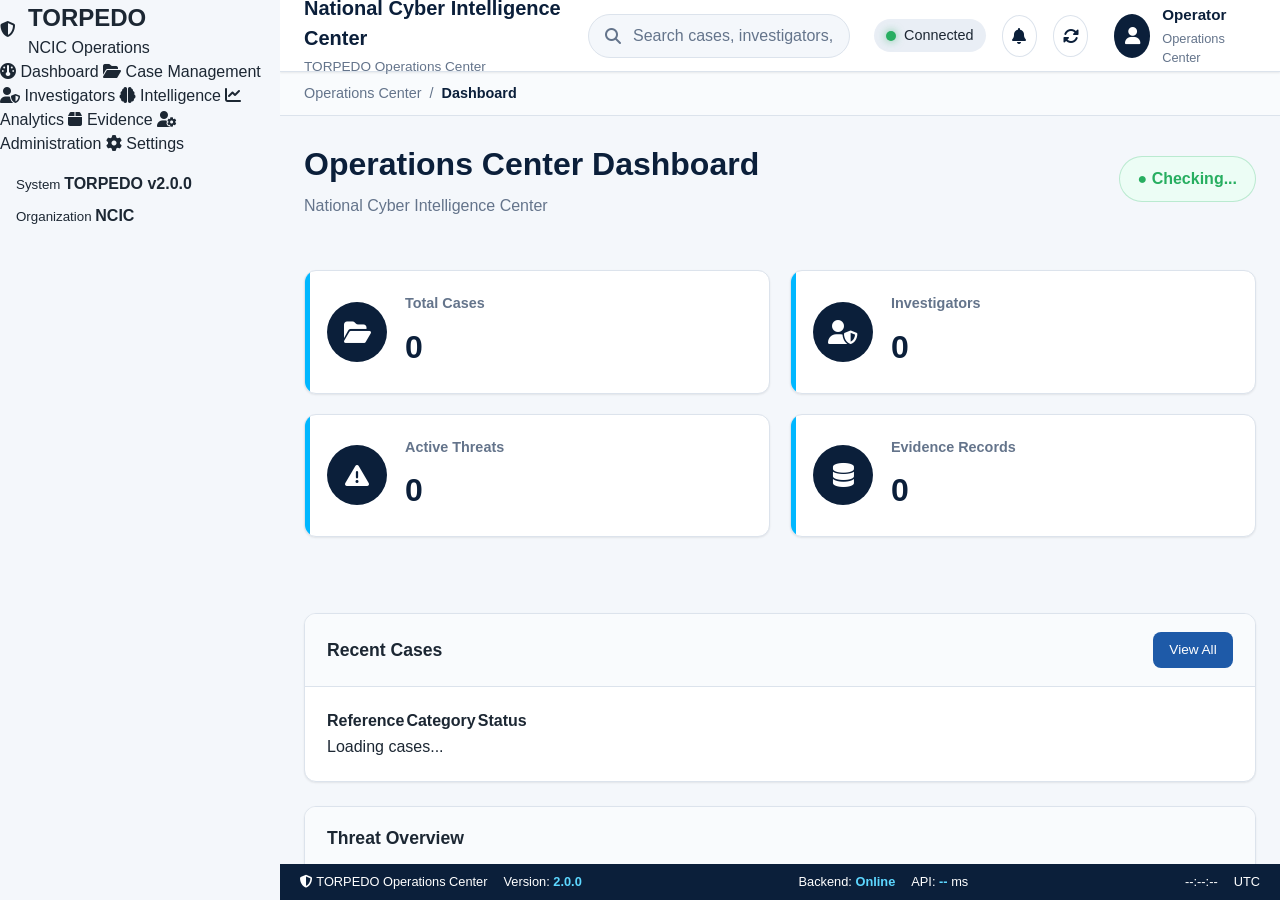
<file: index.html>
<!DOCTYPE html>

<html lang="en">


<head>


<meta charset="UTF-8">


<meta name="viewport" content="width=device-width, initial-scale=1.0">


<title>

TORPEDO | NCIC Operations Center

</title>



<!-- ICONS -->

<link

rel="stylesheet"

href="https://cdnjs.cloudflare.com/ajax/libs/font-awesome/6.5.0/css/all.min.css">



<!-- MAIN STYLE -->

<link rel="stylesheet" href="css/app.css">


</head>






<body>





<!-- LOADING SCREEN -->


<div id="loading-overlay" class="hidden">



    <div class="loading-box">


        <i class="fa-solid fa-shield-halved"></i>


        <h2>

            TORPEDO

        </h2>


        <p id="loadingMessage">

            Starting Operations Center...

        </p>


    </div>



</div>








<!-- TOAST HOLDER -->


<div id="toast-root"></div>







<!-- MODAL HOLDER -->


<div id="modal-root"></div>








<!-- APPLICATION FRAME -->


<div class="app-container">





    <!-- SIDEBAR -->


    <aside class="sidebar">


        <div id="sidebar-container">


        </div>


    </aside>








    <!-- MAIN AREA -->


    <main class="main-area">





        <!-- TOPBAR -->


        <header class="topbar">


            <div id="topbar-container">


            </div>


        </header>








        <!-- BREADCRUMB -->


        <div class="breadcrumb">


            <span>

                Operations Center

            </span>


            /

            <span id="breadcrumb">

                Dashboard

            </span>


        </div>








        <!-- CONTENT -->


        <section id="view-container">


            Loading TORPEDO...


        </section>








        <!-- STATUS BAR -->


        <footer>


            <div id="statusbar-container">


            </div>


        </footer>





    </main>





</div>









<!-- CORE -->

<script src="js/config.js"></script>


<script src="js/api.js"></script>


<script src="js/ui.js"></script>


<script src="js/router.js"></script>


<script src="js/auth.js"></script>


<script src="js/app.js"></script>






<!-- MODULES -->

<script src="js/cases.js"></script>


<script src="js/investigators.js"></script>


<script src="js/intelligence.js"></script>


<script src="js/analytics.js"></script>


<script src="js/evidence.js"></script>


<script src="js/admin.js"></script>


<script src="js/settings.js"></script>





</body>


</html>
</file>
<file: css/app.css>
/*
==============================================================
TORPEDO v2.0.0
National Cyber Intelligence Center
Operations Center

File:
app.css

Purpose:
Master Stylesheet

Load Order

1. Variables
2. Main
3. Sidebar
4. Topbar
5. Dashboard
6. Tables
7. Forms
8. Responsive

==============================================================
*/


/* ==========================================================
   DESIGN SYSTEM
========================================================== */

@import url("./variables.css");


/* ==========================================================
   GLOBAL FOUNDATION
========================================================== */

@import url("./main.css");


/* ==========================================================
   LAYOUT COMPONENTS
========================================================== */

@import url("./sidebar.css");

@import url("./topbar.css");


/* ==========================================================
   APPLICATION VIEWS
========================================================== */

@import url("./dashboard.css");

@import url("./tables.css");

@import url("./forms.css");


/* ==========================================================
   RESPONSIVE
========================================================== */

@import url("./responsive.css");
</file>
